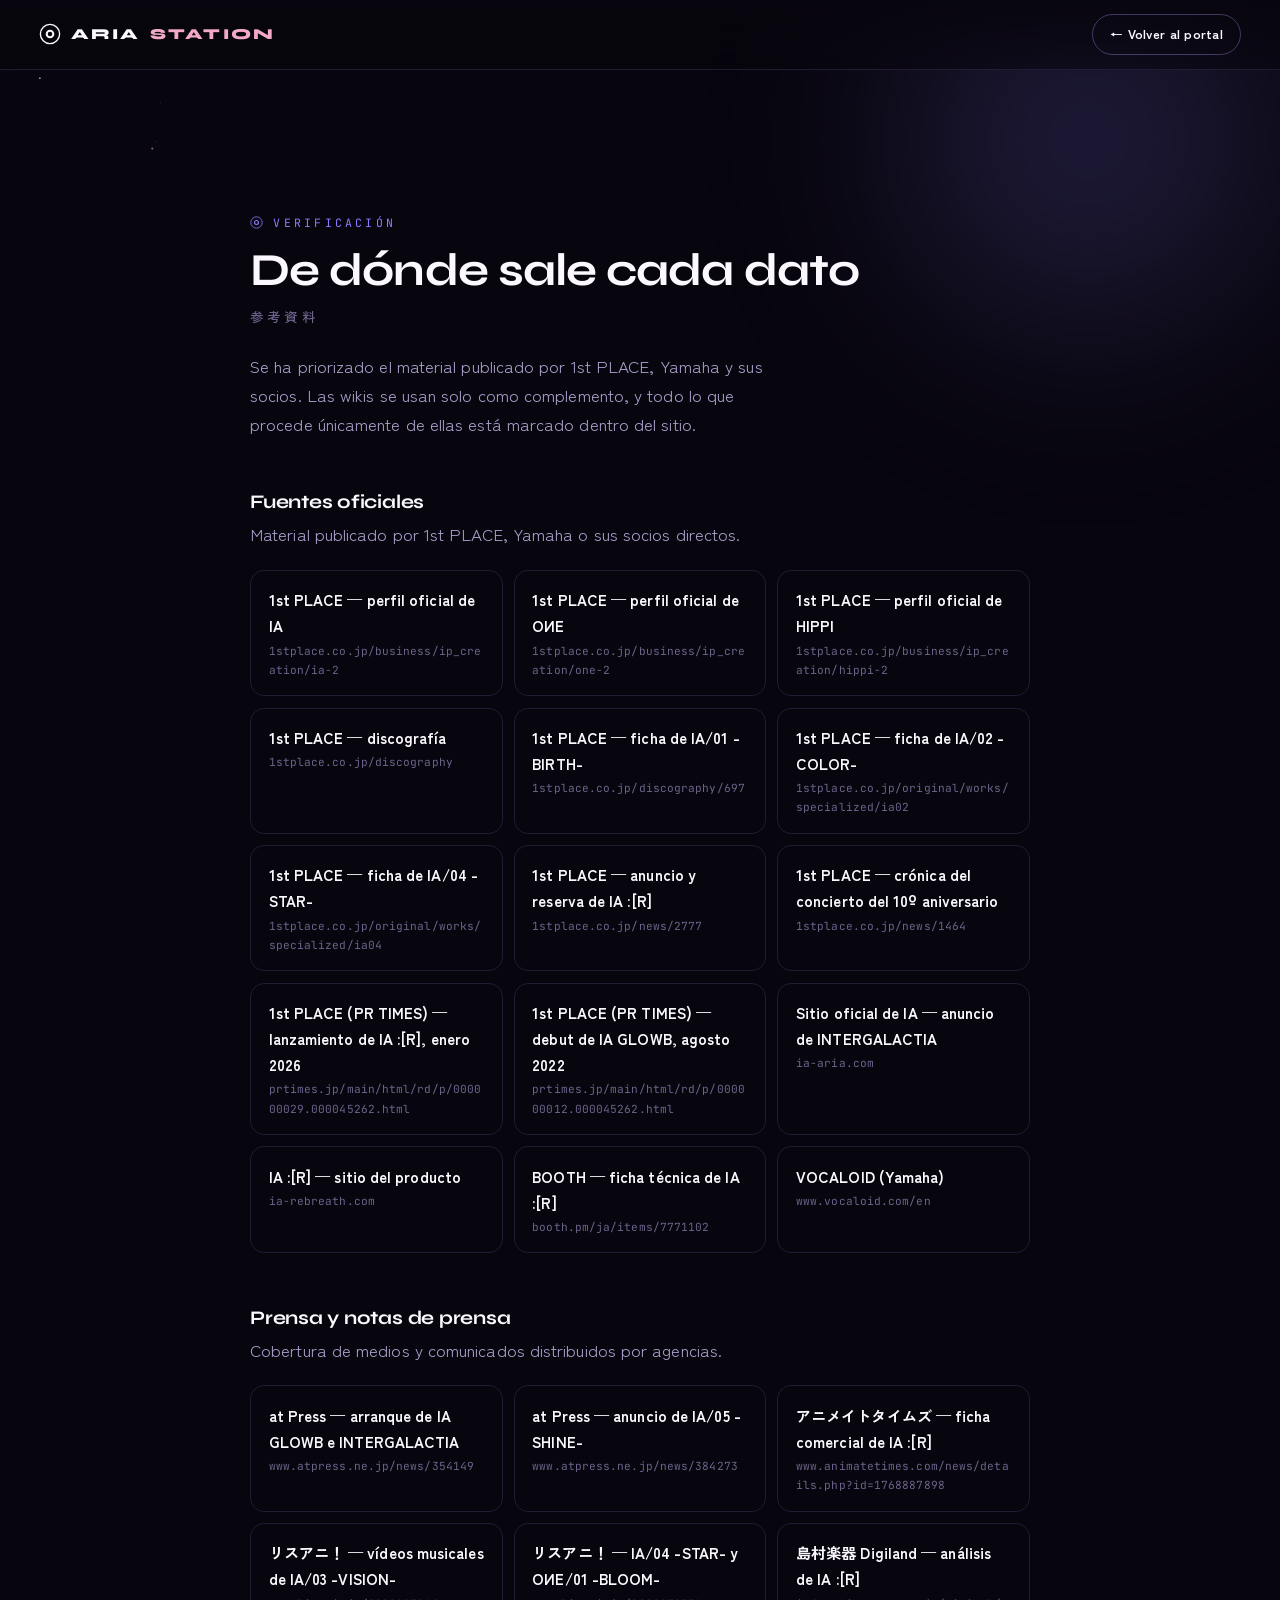
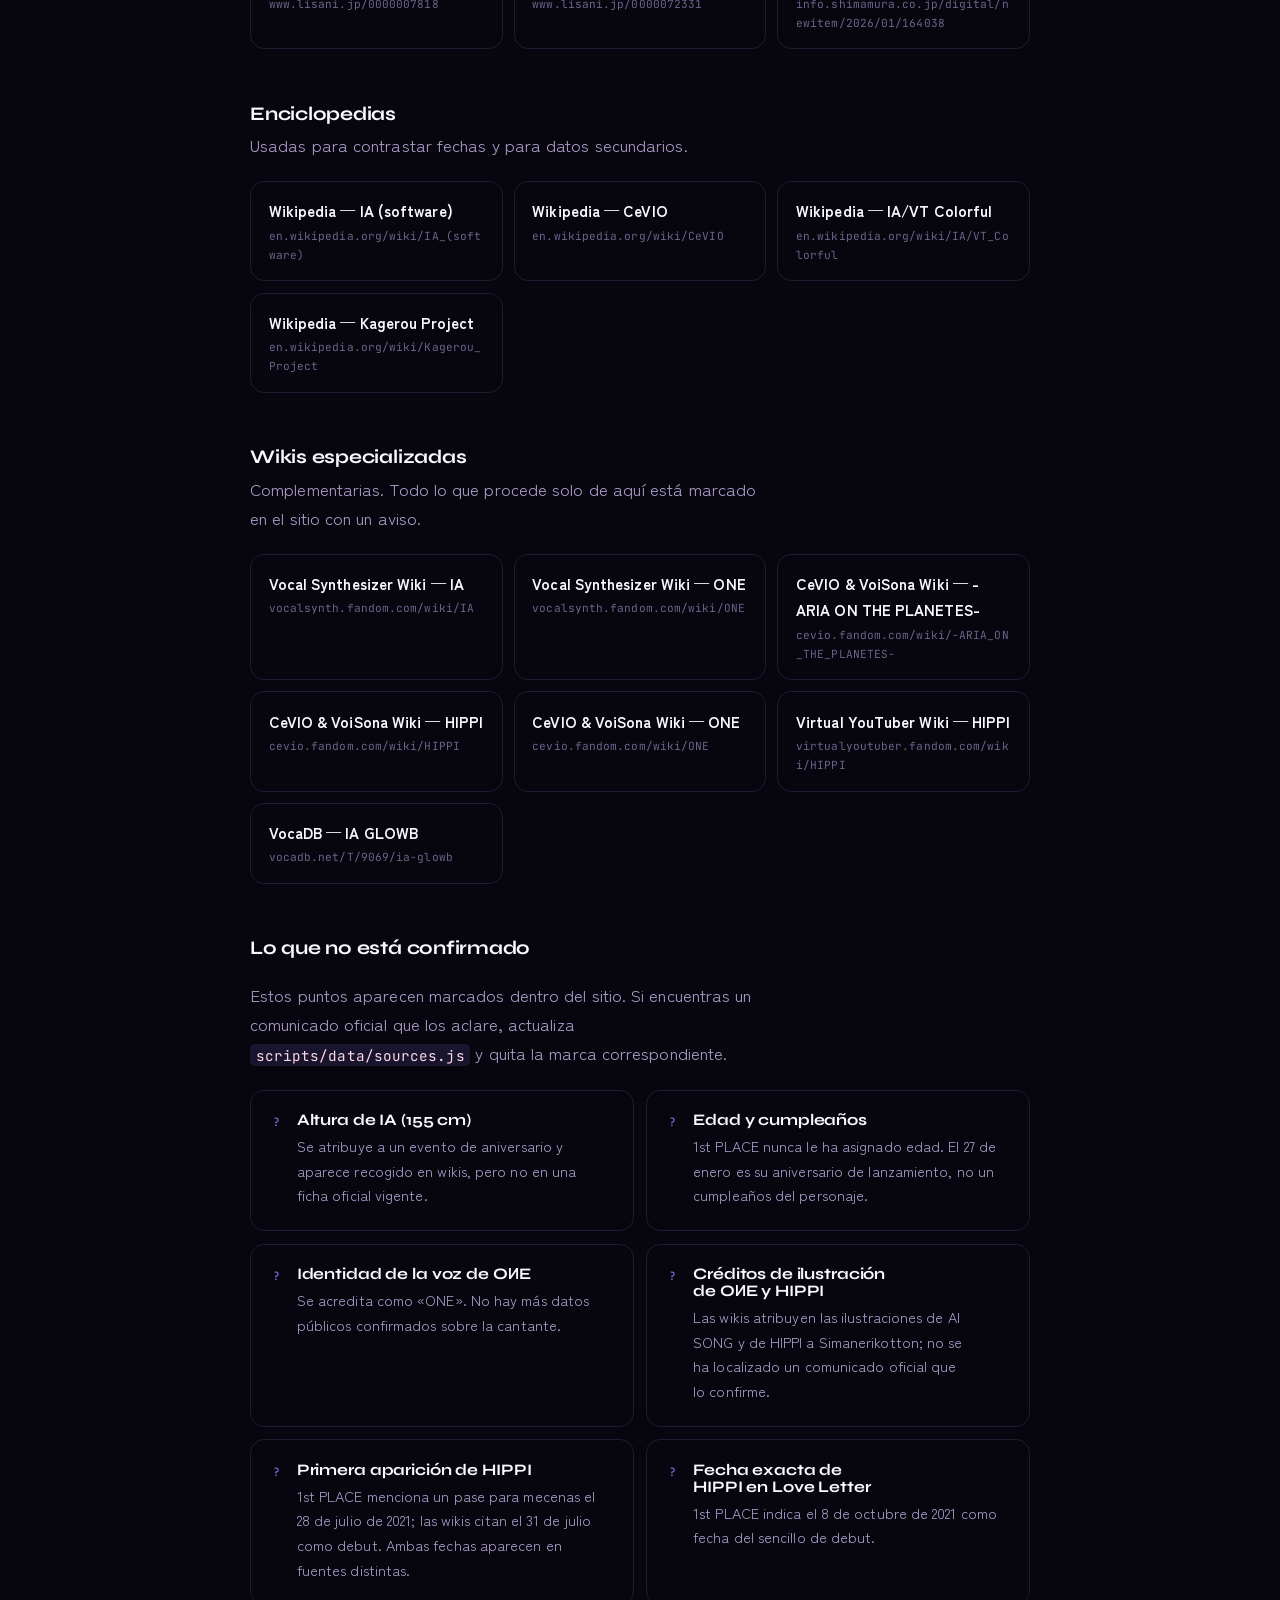
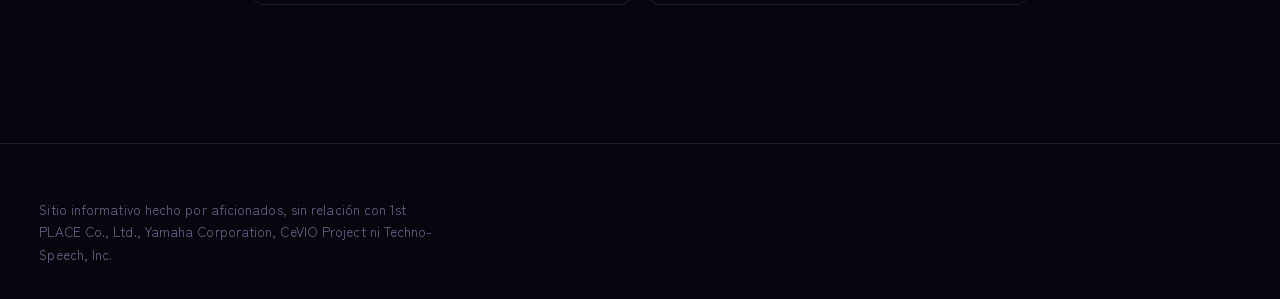
<file: fuentes.html>
<!doctype html>
<html lang="es">
<head>
<meta charset="utf-8">
<meta name="viewport" content="width=device-width, initial-scale=1">
<title>Fuentes · IA -ARIA ON THE PLANETES-</title>
<meta name="description" content="Fuentes consultadas para el portal dedicado a IA -ARIA ON THE PLANETES-, ordenadas por fiabilidad, y lista de datos sin confirmación oficial.">
<meta name="robots" content="index, follow">
<meta name="theme-color" content="#07050D">
<meta property="og:title" content="Fuentes · IA -ARIA ON THE PLANETES-">
<meta property="og:description" content="Todo lo que se ha usado para escribir el sitio, y lo que aún no está confirmado.">
<meta property="og:type" content="article">
<link rel="icon" href="assets/favicon.svg" type="image/svg+xml">
<link rel="preconnect" href="https://fonts.googleapis.com">
<link rel="preconnect" href="https://fonts.gstatic.com" crossorigin>
<link href="https://fonts.googleapis.com/css2?family=Syne:wght@600;700;800&family=Zen+Kaku+Gothic+New:wght@400;500;700&family=JetBrains+Mono:wght@400;500&display=swap" rel="stylesheet">
<link rel="stylesheet" href="styles/main.css">
</head>
<body>
<a class="skip" href="#sources">Saltar al contenido</a>
<canvas id="stars" aria-hidden="true"></canvas>
<div class="aurora aurora--a" aria-hidden="true"></div>

<div class="page">
  <header class="masthead is-stuck">
    <div class="shell masthead__inner">
      <a class="wordmark" href="index.html">
        <svg viewBox="0 0 16 16" fill="none" stroke="currentColor" aria-hidden="true">
          <circle cx="8" cy="8" r="7" stroke-width="1"></circle>
          <circle cx="8" cy="8" r="2.4" stroke-width="1.5"></circle>
        </svg>
        ARIA <span>STATION</span>
      </a>
      <nav aria-label="Volver" style="margin-left:auto">
        <a class="btn btn--ghost btn--sm" href="index.html">← Volver al portal</a>
      </nav>
    </div>
  </header>

  <main class="band"><div class="shell shell--narrow" id="sources"></div></main>

  <footer class="footer">
    <div class="shell">
      <p class="footer__legal">
        Sitio informativo hecho por aficionados, sin relación con 1st PLACE Co., Ltd.,
        Yamaha Corporation, CeVIO Project ni Techno-Speech, Inc.
      </p>
    </div>
  </footer>
</div>

<script type="module" src="scripts/pages/fuentes.js"></script>
</body>
</html>
</file>
<file: styles/main.css>
/* ARIA STATION — hoja principal.
   Orden: tokens -> reset -> tipografía -> layout -> componentes. */
@import url("base/tokens.css");
@import url("base/reset.css");
@import url("base/typography.css");
@import url("base/layout.css");
@import url("components/nav.css");
@import url("components/hero.css");
@import url("components/ui.css");
@import url("components/cards.css");
@import url("components/timeline.css");
@import url("components/characters.css");
</file>
